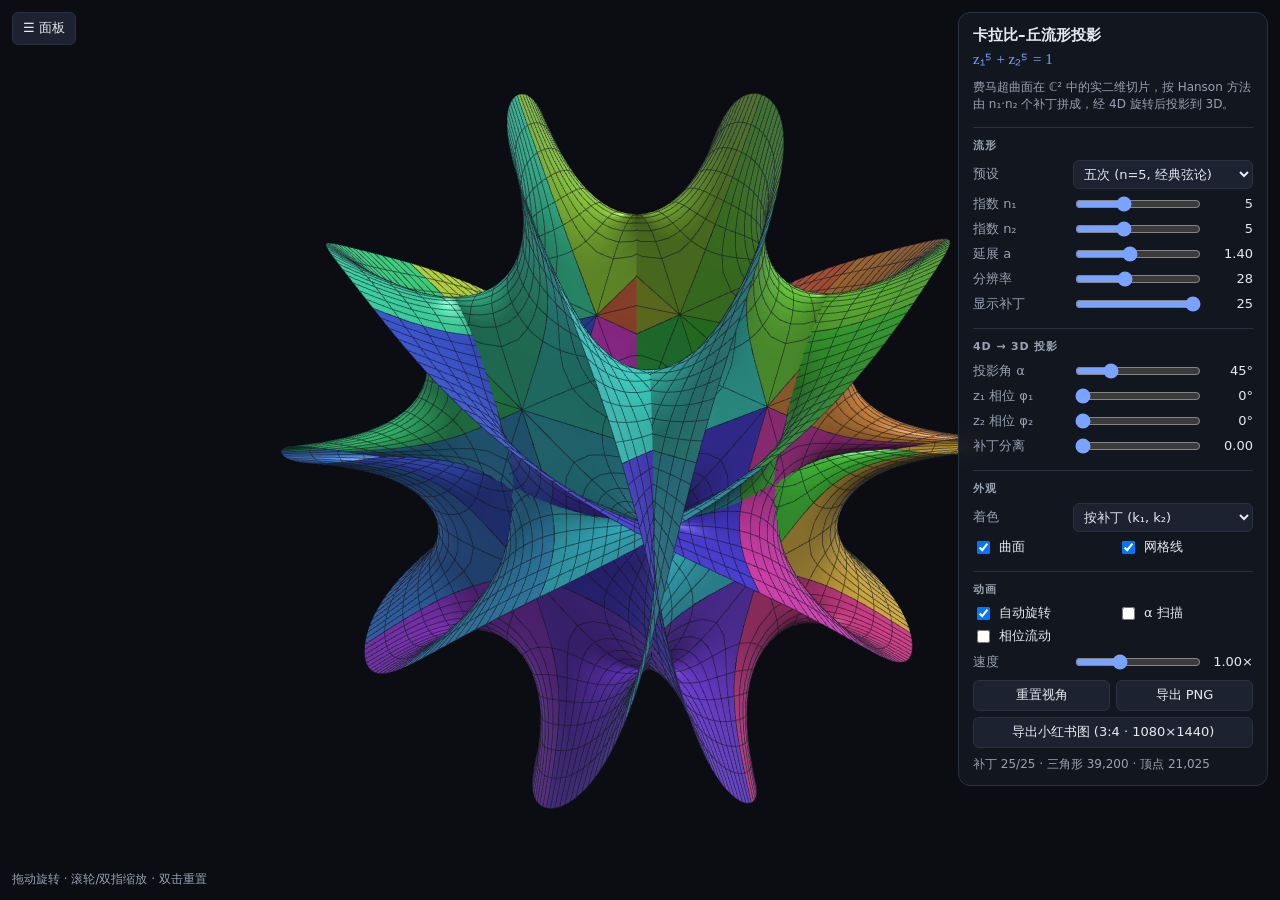
<file: calabi-yau/index.html>
<!doctype html>
<html lang="zh-CN">
<head>
<meta charset="utf-8">
<meta name="viewport" content="width=device-width,initial-scale=1">
<title>卡拉比–丘投影模型</title>
<meta name="description" content="可调参数的卡拉比–丘流形 4D→3D 投影交互模型，单文件 WebGL，手机可玩。">
<meta name="theme-color" content="#0b0d12">
<style>
:root{--bg:#0b0d12;--panel:rgba(20,24,33,.92);--fg:#e6e9ef;--muted:#98a2b3;--accent:#7aa2ff;--line:#2a3140}
*{box-sizing:border-box}
html,body{margin:0;height:100%;background:var(--bg);color:var(--fg);font:13px/1.45 system-ui,-apple-system,"PingFang SC","Microsoft YaHei",sans-serif;overflow:hidden}
#gl{position:fixed;inset:0;width:100%;height:100%;display:block;touch-action:none;cursor:grab}
#gl:active{cursor:grabbing}
#panel{position:fixed;top:12px;right:12px;width:310px;max-height:calc(100% - 24px);overflow:auto;background:var(--panel);border:1px solid var(--line);border-radius:12px;padding:12px 14px;backdrop-filter:blur(8px)}
#panel.hidden{display:none}
h1{font-size:15px;margin:0 0 2px}
.eq{font-family:"Cambria Math","STIX Two Math",serif;font-size:15px;color:var(--accent);margin:2px 0 8px}
h2{font-size:11px;letter-spacing:.08em;text-transform:uppercase;color:var(--muted);margin:14px 0 6px;border-top:1px solid var(--line);padding-top:10px}
.row{display:grid;grid-template-columns:92px 1fr 46px;align-items:center;gap:8px;margin:5px 0}
.row label{color:var(--muted)}
.row output{text-align:right;font-variant-numeric:tabular-nums}
input[type=range]{width:100%;accent-color:var(--accent)}
select,button{width:100%;background:#1c2230;color:var(--fg);border:1px solid var(--line);border-radius:6px;padding:5px 6px;font:inherit}
button{cursor:pointer}button:hover{border-color:var(--accent)}
.checks{display:grid;grid-template-columns:1fr 1fr;gap:4px 10px;margin:6px 0}
.checks label{display:flex;gap:6px;align-items:center;color:var(--fg)}
.btns{display:grid;grid-template-columns:1fr 1fr;gap:6px;margin-top:8px}
.stats{color:var(--muted);font-size:12px;margin-top:8px}
.note{color:var(--muted);font-size:12px}
#toggle{position:fixed;top:12px;left:12px;width:auto;padding:6px 10px;z-index:2}
#legend{position:fixed;left:12px;bottom:12px;color:var(--muted);font-size:12px;pointer-events:none}
@media (max-width:640px){#panel{left:12px;right:12px;width:auto;top:auto;bottom:12px;max-height:55%}#legend{display:none}}
</style>
</head>
<body>
<canvas id="gl"></canvas>
<button id="toggle">☰ 面板</button>
<div id="panel">
  <h1>卡拉比–丘流形投影</h1>
  <div class="eq" id="eq">z₁⁵ + z₂⁵ = 1</div>
  <div class="note">费马超曲面在 ℂ² 中的实二维切片，按 Hanson 方法由 n₁·n₂ 个补丁拼成，经 4D 旋转后投影到 3D。</div>

  <h2>流形</h2>
  <div class="row"><label>预设</label>
    <select id="preset" style="grid-column:2/4">
      <option value="5,5">五次 (n=5, 经典弦论)</option>
      <option value="4,4">四次 (K3 切片)</option>
      <option value="3,3">三次 (环面)</option>
      <option value="2,2">二次</option>
      <option value="3,5">混合 (3, 5)</option>
      <option value="6,6">六次</option>
      <option value="" selected>自定义</option>
    </select></div>
  <div class="row"><label>指数 n₁</label><input id="n1" type="range" min="2" max="10" step="1" value="5"><output></output></div>
  <div class="row"><label>指数 n₂</label><input id="n2" type="range" min="2" max="10" step="1" value="5"><output></output></div>
  <div class="row"><label>延展 a</label><input id="a" type="range" min="0.2" max="3" step="0.05" value="1.4"><output></output></div>
  <div class="row"><label>分辨率</label><input id="res" type="range" min="6" max="64" step="1" value="28"><output></output></div>
  <div class="row"><label>显示补丁</label><input id="vis" type="range" min="1" max="25" step="1" value="25"><output></output></div>

  <h2>4D → 3D 投影</h2>
  <div class="row"><label>投影角 α</label><input id="alpha" type="range" min="0" max="180" step="0.5" value="45"><output></output></div>
  <div class="row"><label>z₁ 相位 φ₁</label><input id="phi1" type="range" min="0" max="360" step="1" value="0"><output></output></div>
  <div class="row"><label>z₂ 相位 φ₂</label><input id="phi2" type="range" min="0" max="360" step="1" value="0"><output></output></div>
  <div class="row"><label>补丁分离</label><input id="explode" type="range" min="0" max="1.5" step="0.01" value="0"><output></output></div>

  <h2>外观</h2>
  <div class="row"><label>着色</label>
    <select id="mode" style="grid-column:2/4">
      <option value="0">按补丁 (k₁, k₂)</option>
      <option value="1">隐藏第四维坐标</option>
      <option value="2">z₁ 的辐角</option>
      <option value="3">参数网格棋盘</option>
    </select></div>
  <div class="checks">
    <label><input id="surf" type="checkbox" checked>曲面</label>
    <label><input id="wire" type="checkbox" checked>网格线</label>
  </div>

  <h2>动画</h2>
  <div class="checks">
    <label><input id="spin" type="checkbox" checked>自动旋转</label>
    <label><input id="animA" type="checkbox">α 扫描</label>
    <label><input id="animP" type="checkbox">相位流动</label>
  </div>
  <div class="row"><label>速度</label><input id="speed" type="range" min="0" max="3" step="0.05" value="1"><output></output></div>

  <div class="btns">
    <button id="reset">重置视角</button>
    <button id="png">导出 PNG</button>
    <button id="xhs" style="grid-column:1/3">导出小红书图 (3:4 · 1080×1440)</button>
  </div>
  <div class="stats" id="stats"></div>
</div>
<div id="legend">拖动旋转 · 滚轮/双指缩放 · 双击重置</div>

<script>
"use strict";
const $ = id => document.getElementById(id);
const canvas = $("gl");
const gl = canvas.getContext("webgl2", {antialias: true, preserveDrawingBuffer: true});
if (!gl) { document.body.innerHTML = "<p style='padding:20px'>此浏览器不支持 WebGL2。</p>"; throw new Error("no webgl2"); }

// ---------- shaders ----------
const VS = `#version 300 es
in vec4 aP; in vec4 aTu; in vec4 aTv; in vec4 aC; in vec4 aInfo;
uniform mat4 uProj, uView;
uniform float uAlpha, uPhi1, uPhi2, uExplode, uScale;
out vec3 vN; out vec3 vPos; out float vW; out vec2 vZ1; out vec2 vUV;
flat out float vPatch;
// 4D 旋转 (z1、z2 各自相位) + 将 (Im z1, Im z2) 平面旋转 α，保留前三个分量
vec4 rot(vec4 p){
  float c1=cos(uPhi1), s1=sin(uPhi1), c2=cos(uPhi2), s2=sin(uPhi2);
  vec2 a=vec2(c1*p.x-s1*p.y, s1*p.x+c1*p.y);
  vec2 b=vec2(c2*p.z-s2*p.w, s2*p.z+c2*p.w);
  float ca=cos(uAlpha), sa=sin(uAlpha);
  return vec4(a.x, b.x, ca*a.y+sa*b.y, -sa*a.y+ca*b.y);
}
void main(){
  vec4 q=rot(aP);
  vec3 pos=(q.xyz + uExplode*rot(aC).xyz)*uScale;
  vec3 n=cross(rot(aTu).xyz, rot(aTv).xyz);
  vec4 vp=uView*vec4(pos,1.0);
  vPos=vp.xyz; vN=mat3(uView)*n; vW=q.w*uScale;
  vZ1=aP.xy; vUV=aInfo.zw; vPatch=aInfo.x;
  gl_Position=uProj*vp;
}`;
const FS = `#version 300 es
precision highp float;
in vec3 vN; in vec3 vPos; in float vW; in vec2 vZ1; in vec2 vUV;
flat in float vPatch;
uniform int uMode, uLine; uniform float uVisible, uPatches; uniform vec4 uLineCol;
out vec4 o;
vec3 hue(float h){ vec3 k=clamp(abs(mod(h*6.0+vec3(0,4,2),6.0)-3.0)-1.0,0.0,1.0); return k; }
vec3 pal(float h){ return mix(vec3(0.55), hue(h), 0.62)*0.95; }
void main(){
  if(vPatch > uVisible-0.5) discard;
  if(uLine==1){ o=uLineCol; return; }
  vec3 base;
  if(uMode==0) base=pal(vPatch/uPatches);
  else if(uMode==1){ float t=tanh(vW*2.2);
    base = t<0.0 ? mix(vec3(0.82),vec3(0.20,0.42,0.90),-t) : mix(vec3(0.82),vec3(0.92,0.45,0.18),t); }
  else if(uMode==2) base=pal(atan(vZ1.y,vZ1.x)/6.2831853+0.5);
  else { float c=mod(floor(vUV.x*10.0)+floor(vUV.y*10.0),2.0); base=pal(vPatch/uPatches)*(0.62+0.38*c); }
  vec3 n=normalize(vN + 1e-9); vec3 v=normalize(-vPos);
  if(dot(n,v)<0.0) n=-n;
  vec3 L1=normalize(vec3(0.5,0.75,0.6)), L2=normalize(vec3(-0.7,-0.2,0.4));
  float d1=max(dot(n,L1),0.0), d2=max(dot(n,L2),0.0);
  float sp=pow(max(dot(n,normalize(L1+v)),0.0),48.0);
  float rim=pow(1.0-max(dot(n,v),0.0),3.0);
  vec3 c=base*(0.20+0.78*d1+0.28*d2)+0.32*sp+0.22*rim*vec3(0.6,0.72,1.0);
  o=vec4(pow(c,vec3(0.92)),1.0);
}`;
function compile(type, src){ const s=gl.createShader(type); gl.shaderSource(s,src); gl.compileShader(s);
  if(!gl.getShaderParameter(s,gl.COMPILE_STATUS)) throw new Error(gl.getShaderInfoLog(s)); return s; }
const prog=gl.createProgram();
gl.attachShader(prog,compile(gl.VERTEX_SHADER,VS)); gl.attachShader(prog,compile(gl.FRAGMENT_SHADER,FS));
gl.linkProgram(prog); if(!gl.getProgramParameter(prog,gl.LINK_STATUS)) throw new Error(gl.getProgramInfoLog(prog));
gl.useProgram(prog);
const U={}; for(const n of ["uProj","uView","uAlpha","uPhi1","uPhi2","uExplode","uScale","uMode","uLine","uVisible","uPatches","uLineCol"]) U[n]=gl.getUniformLocation(prog,n);

// ---------- geometry: z1^n1 + z2^n2 = 1 ----------
// z1 = e^{2πi k1/n1} cos(ξ)^{2/n1},  z2 = e^{2πi k2/n2} sin(ξ)^{2/n2},  ξ = x + iy,  x∈[0,π/2], y∈[-a,a]
function cpow(re, im, p){ const r=Math.hypot(re,im); if(r<1e-14) return [0,0];
  const t=Math.atan2(im,re)*p, R=Math.pow(r,p); return [R*Math.cos(t), R*Math.sin(t)]; }

const vao=gl.createVertexArray(); gl.bindVertexArray(vao);
const bufs={}; ["aP","aTu","aTv","aC","aInfo"].forEach(name=>{
  const b=gl.createBuffer(), loc=gl.getAttribLocation(prog,name);
  gl.bindBuffer(gl.ARRAY_BUFFER,b); gl.enableVertexAttribArray(loc); gl.vertexAttribPointer(loc,4,gl.FLOAT,false,0,0); bufs[name]=b; });
const triBuf=gl.createBuffer(), lineBuf=gl.createBuffer();
let triCount=0, lineCount=0, fitScale=1, patches=25;

function build(n1, n2, a, N){
  const W=N+1, V=W*W; patches=n1*n2;
  // 基础补丁 (k1=k2=0)
  const B=new Float64Array(V*4);
  for(let j=0;j<W;j++) for(let i=0;i<W;i++){
    const x=Math.PI/2*i/N, y=-a+2*a*j/N, ch=Math.cosh(y), sh=Math.sinh(y), cx=Math.cos(x), sx=Math.sin(x);
    const z1=cpow(cx*ch, -sx*sh, 2/n1), z2=cpow(sx*ch, cx*sh, 2/n2), k=(j*W+i)*4;
    B[k]=z1[0]; B[k+1]=z1[1]; B[k+2]=z2[0]; B[k+3]=z2[1];
  }
  const Tu=new Float64Array(V*4), Tv=new Float64Array(V*4), cen=[0,0,0,0];
  let maxR=0;
  for(let j=0;j<W;j++) for(let i=0;i<W;i++){
    const k=(j*W+i)*4, iu0=Math.max(i-1,0), iu1=Math.min(i+1,N), jv0=Math.max(j-1,0), jv1=Math.min(j+1,N);
    for(let c=0;c<4;c++){
      Tu[k+c]=B[(j*W+iu1)*4+c]-B[(j*W+iu0)*4+c];
      Tv[k+c]=B[(jv1*W+i)*4+c]-B[(jv0*W+i)*4+c];
      cen[c]+=B[k+c]/V;
    }
    maxR=Math.max(maxR, Math.hypot(B[k],B[k+1],B[k+2],B[k+3]));
  }
  fitScale=1/maxR;
  const P=new Float32Array(patches*V*4), TU=new Float32Array(patches*V*4), TV=new Float32Array(patches*V*4),
        C=new Float32Array(patches*V*4), I=new Float32Array(patches*V*4);
  // 乘以单位根: 线性变换，切向量同样旋转
  const mul=(src,o,r1,r2,dst,d)=>{ dst[d]=src[o]*r1[0]-src[o+1]*r1[1]; dst[d+1]=src[o]*r1[1]+src[o+1]*r1[0];
    dst[d+2]=src[o+2]*r2[0]-src[o+3]*r2[1]; dst[d+3]=src[o+2]*r2[1]+src[o+3]*r2[0]; };
  for(let k1=0;k1<n1;k1++) for(let k2=0;k2<n2;k2++){
    const p=k1*n2+k2, r1=[Math.cos(2*Math.PI*k1/n1),Math.sin(2*Math.PI*k1/n1)], r2=[Math.cos(2*Math.PI*k2/n2),Math.sin(2*Math.PI*k2/n2)];
    const cc=new Float32Array(4); mul(cen,0,r1,r2,cc,0);
    for(let v=0;v<V;v++){
      const d=(p*V+v)*4, s=v*4;
      mul(B,s,r1,r2,P,d); mul(Tu,s,r1,r2,TU,d); mul(Tv,s,r1,r2,TV,d);
      C.set(cc,d); I[d]=p; I[d+2]=(v%W)/N; I[d+3]=Math.floor(v/W)/N;
    }
  }
  const up=(name,data)=>{ gl.bindBuffer(gl.ARRAY_BUFFER,bufs[name]); gl.bufferData(gl.ARRAY_BUFFER,data,gl.STATIC_DRAW); };
  up("aP",P); up("aTu",TU); up("aTv",TV); up("aC",C); up("aInfo",I);

  const tri=new Uint32Array(patches*N*N*6); let t=0;
  const stride=Math.max(1,Math.round(N/14)), gl_=[];
  for(let p=0;p<patches;p++){
    const o=p*V;
    for(let j=0;j<N;j++) for(let i=0;i<N;i++){
      const a0=o+j*W+i, b0=a0+1, c0=a0+W, d0=c0+1;
      tri[t++]=a0; tri[t++]=b0; tri[t++]=c0; tri[t++]=b0; tri[t++]=d0; tri[t++]=c0;
    }
    for(let j=0;j<=N;j++) if(j%stride===0||j===N) for(let i=0;i<N;i++) gl_.push(o+j*W+i,o+j*W+i+1);
    for(let i=0;i<=N;i++) if(i%stride===0||i===N) for(let j=0;j<N;j++) gl_.push(o+j*W+i,o+(j+1)*W+i);
  }
  gl.bindBuffer(gl.ELEMENT_ARRAY_BUFFER,triBuf); gl.bufferData(gl.ELEMENT_ARRAY_BUFFER,tri,gl.STATIC_DRAW); triCount=t;
  gl.bindBuffer(gl.ELEMENT_ARRAY_BUFFER,lineBuf); gl.bufferData(gl.ELEMENT_ARRAY_BUFFER,new Uint32Array(gl_),gl.STATIC_DRAW); lineCount=gl_.length;
}

// ---------- matrices (column-major) ----------
function persp(fov,asp,n,f){ const t=1/Math.tan(fov/2); return [t/asp,0,0,0, 0,t,0,0, 0,0,(f+n)/(n-f),-1, 0,0,2*f*n/(n-f),0]; }
function mul4(a,b){ const r=new Array(16); for(let c=0;c<4;c++) for(let rI=0;rI<4;rI++){ let s=0; for(let k=0;k<4;k++) s+=a[k*4+rI]*b[c*4+k]; r[c*4+rI]=s; } return r; }
const rx=t=>[1,0,0,0, 0,Math.cos(t),Math.sin(t),0, 0,-Math.sin(t),Math.cos(t),0, 0,0,0,1];
const ry=t=>[Math.cos(t),0,-Math.sin(t),0, 0,1,0,0, Math.sin(t),0,Math.cos(t),0, 0,0,0,1];
const tr=(x,y,z)=>[1,0,0,0, 0,1,0,0, 0,0,1,0, x,y,z,1];

// ---------- UI ----------
const S={}; const ctrls=["n1","n2","a","res","vis","alpha","phi1","phi2","explode","speed"];
const fmt={alpha:v=>v.toFixed(0)+"°",phi1:v=>v.toFixed(0)+"°",phi2:v=>v.toFixed(0)+"°",a:v=>v.toFixed(2),explode:v=>v.toFixed(2),speed:v=>v.toFixed(2)+"×"};
const sup=n=>String(n).split("").map(d=>"⁰¹²³⁴⁵⁶⁷⁸⁹"[d]).join("");
let dirty=true;
function read(id){ const el=$(id); S[id]=parseFloat(el.value); el.nextElementSibling.value=(fmt[id]||String)(S[id]); }
function updateStats(){
  $("eq").textContent=`z₁${sup(S.n1)} + z₂${sup(S.n2)} = 1`;
  $("stats").textContent=`补丁 ${Math.min(S.vis,patches)}/${patches} · 三角形 ${(triCount/3).toLocaleString()} · 顶点 ${(patches*(S.res+1)**2).toLocaleString()}`;
}
function syncVisMax(){ const v=$("vis"), max=S.n1*S.n2, full=+v.value>=+v.max; v.max=max; if(full||+v.value>max) v.value=max; read("vis"); }
ctrls.forEach(id=>{ read(id); $(id).addEventListener("input",()=>{
  read(id);
  if(id==="n1"||id==="n2"){ $("preset").value=""; syncVisMax(); }
  if(["n1","n2","a","res"].includes(id)) dirty=true;
  updateStats();
}); });
$("preset").addEventListener("change",e=>{ if(!e.target.value) return; const [a,b]=e.target.value.split(",");
  $("n1").value=a; $("n2").value=b; read("n1"); read("n2"); $("vis").value=99; syncVisMax(); dirty=true; updateStats(); });
$("preset").value="5,5";
if(matchMedia("(max-width:640px)").matches) $("panel").classList.add("hidden");
$("toggle").onclick=()=>$("panel").classList.toggle("hidden");

let yaw=0.6, pitch=0.35, dist=3.2;
function resetView(){ yaw=0.6; pitch=0.35; dist=3.2; }
$("reset").onclick=resetView;
canvas.addEventListener("dblclick",resetView);
const save=(url,name)=>{ const l=document.createElement("a"); l.download=name; l.href=url; l.click(); };
$("png").onclick=()=>save(canvas.toDataURL("image/png"),`calabi-yau-${S.n1}-${S.n2}.png`);
let exportSize=null;
$("xhs").onclick=()=>{ exportSize=[1080,1440]; };

const ptrs=new Map(); let pinch0=0;
canvas.addEventListener("pointerdown",e=>{ canvas.setPointerCapture(e.pointerId); ptrs.set(e.pointerId,{x:e.clientX,y:e.clientY}); });
canvas.addEventListener("pointermove",e=>{
  if(!ptrs.has(e.pointerId)) return; const p=ptrs.get(e.pointerId);
  if(ptrs.size===1){ yaw+=(e.clientX-p.x)*0.008; pitch=Math.max(-1.5,Math.min(1.5,pitch+(e.clientY-p.y)*0.008)); }
  ptrs.set(e.pointerId,{x:e.clientX,y:e.clientY});
  if(ptrs.size===2){ const [a,b]=[...ptrs.values()], d=Math.hypot(a.x-b.x,a.y-b.y);
    if(pinch0) dist=Math.max(1.2,Math.min(12,dist*pinch0/d)); pinch0=d; }
});
const up=e=>{ ptrs.delete(e.pointerId); pinch0=0; };
canvas.addEventListener("pointerup",up); canvas.addEventListener("pointercancel",up);
canvas.addEventListener("wheel",e=>{ e.preventDefault(); dist=Math.max(1.2,Math.min(12,dist*Math.exp(e.deltaY*0.001))); },{passive:false});

// ---------- render loop ----------
gl.enable(gl.DEPTH_TEST); gl.enable(gl.BLEND); gl.blendFunc(gl.SRC_ALPHA,gl.ONE_MINUS_SRC_ALPHA);
let last=performance.now();
function frame(now){
  const dt=Math.min(0.05,(now-last)/1000); last=now;
  if(dirty){ build(S.n1,S.n2,S.a,S.res); dirty=false; syncVisMax(); updateStats(); }
  const sp=S.speed;
  if($("spin").checked) yaw+=dt*0.25*sp;
  if($("animA").checked){ const el=$("alpha"); el.value=((+el.value+dt*20*sp)%180).toFixed(1); read("alpha"); }
  if($("animP").checked){ const a=$("phi1"), b=$("phi2");
    a.value=((+a.value+dt*24*sp)%360).toFixed(0); b.value=((+b.value-dt*24*sp+360)%360).toFixed(0); read("phi1"); read("phi2"); }

  const dpr=Math.min(window.devicePixelRatio||1,2), ex=exportSize;
  const w=ex?ex[0]:Math.round(canvas.clientWidth*dpr), h=ex?ex[1]:Math.round(canvas.clientHeight*dpr);
  if(canvas.width!==w||canvas.height!==h){ canvas.width=w; canvas.height=h; }
  gl.viewport(0,0,w,h); gl.clearColor(0.043,0.051,0.071,1); gl.clear(gl.COLOR_BUFFER_BIT|gl.DEPTH_BUFFER_BIT);

  const view=mul4(tr(0,0,-dist),mul4(rx(pitch),mul4(ry(yaw),rx(-Math.PI/2))));
  const asp=w/h, fovY=2*Math.atan(Math.tan(0.375)/Math.min(asp,1)); // 竖屏时保证横向也能完整显示
  gl.uniformMatrix4fv(U.uProj,false,persp(fovY,asp,0.05,100));
  gl.uniformMatrix4fv(U.uView,false,view);
  const D=Math.PI/180;
  gl.uniform1f(U.uAlpha,S.alpha*D); gl.uniform1f(U.uPhi1,S.phi1*D); gl.uniform1f(U.uPhi2,S.phi2*D);
  gl.uniform1f(U.uExplode,S.explode); gl.uniform1f(U.uScale,fitScale/(1+0.6*S.explode));
  gl.uniform1i(U.uMode,+$("mode").value); gl.uniform1f(U.uVisible,S.vis); gl.uniform1f(U.uPatches,patches);

  if($("surf").checked){
    gl.enable(gl.POLYGON_OFFSET_FILL); gl.polygonOffset(1,1);
    gl.uniform1i(U.uLine,0); gl.bindBuffer(gl.ELEMENT_ARRAY_BUFFER,triBuf); gl.drawElements(gl.TRIANGLES,triCount,gl.UNSIGNED_INT,0);
    gl.disable(gl.POLYGON_OFFSET_FILL);
  }
  if($("wire").checked){
    gl.uniform4fv(U.uLineCol,$("surf").checked?[0.04,0.05,0.08,0.55]:[0.55,0.68,1.0,0.7]); gl.uniform1i(U.uLine,1); gl.bindBuffer(gl.ELEMENT_ARRAY_BUFFER,lineBuf); gl.drawElements(gl.LINES,lineCount,gl.UNSIGNED_INT,0);
  }
  if(ex){ save(canvas.toDataURL("image/png"),`calabi-yau-xhs-${S.n1}-${S.n2}.png`); exportSize=null; }
  requestAnimationFrame(frame);
}
requestAnimationFrame(frame);
</script>
</body>
</html>
</file>
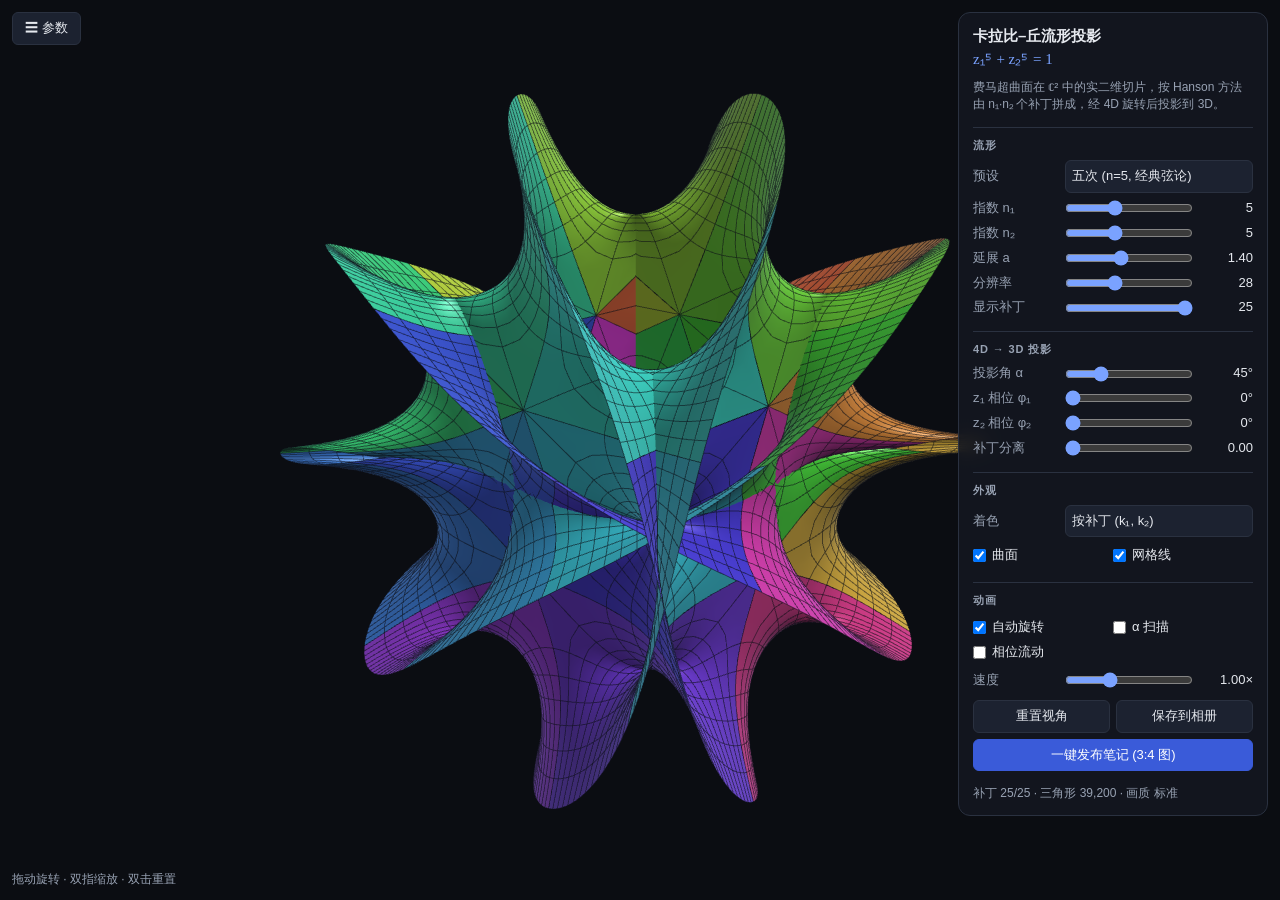
<file: calabi-yau/minitool/index.html>
<!DOCTYPE html>
<html lang="zh-CN">
<head>
  <meta charset="UTF-8" />
  <meta name="viewport"
        content="width=device-width, initial-scale=1.0, maximum-scale=1.0, user-scalable=no, viewport-fit=cover" />
  <title>卡拉比–丘投影模型</title>
  <link rel="stylesheet" href="./style.css" />
</head>
<body>
  <canvas id="gl"></canvas>

  <div id="fallback" class="fallback hidden">
    <img src="./fallback.webp" alt="卡拉比–丘流形静态预览" />
    <p id="fallbackMsg">当前设备无法运行 3D 渲染，已显示静态预览。</p>
  </div>

  <button id="toggle" class="toggle touchable" type="button">☰ 参数</button>

  <div id="panel" class="panel">
    <h1>卡拉比–丘流形投影</h1>
    <div class="eq" id="eq">z₁⁵ + z₂⁵ = 1</div>
    <p class="note">费马超曲面在 ℂ² 中的实二维切片，按 Hanson 方法由 n₁·n₂ 个补丁拼成，经 4D 旋转后投影到 3D。</p>

    <h2>流形</h2>
    <div class="row"><label for="preset">预设</label>
      <select id="preset" class="wide">
        <option value="5,5">五次 (n=5, 经典弦论)</option>
        <option value="4,4">四次 (K3 切片)</option>
        <option value="3,3">三次 (环面)</option>
        <option value="2,2">二次</option>
        <option value="3,5">混合 (3, 5)</option>
        <option value="6,6">六次</option>
        <option value="">自定义</option>
      </select></div>
    <div class="row"><label for="n1">指数 n₁</label><input id="n1" type="range" min="2" max="10" step="1" value="5"><output></output></div>
    <div class="row"><label for="n2">指数 n₂</label><input id="n2" type="range" min="2" max="10" step="1" value="5"><output></output></div>
    <div class="row"><label for="a">延展 a</label><input id="a" type="range" min="0.2" max="3" step="0.05" value="1.4"><output></output></div>
    <div class="row"><label for="res">分辨率</label><input id="res" type="range" min="6" max="64" step="1" value="28"><output></output></div>
    <div class="row"><label for="vis">显示补丁</label><input id="vis" type="range" min="1" max="25" step="1" value="25"><output></output></div>

    <h2>4D → 3D 投影</h2>
    <div class="row"><label for="alpha">投影角 α</label><input id="alpha" type="range" min="0" max="180" step="0.5" value="45"><output></output></div>
    <div class="row"><label for="phi1">z₁ 相位 φ₁</label><input id="phi1" type="range" min="0" max="360" step="1" value="0"><output></output></div>
    <div class="row"><label for="phi2">z₂ 相位 φ₂</label><input id="phi2" type="range" min="0" max="360" step="1" value="0"><output></output></div>
    <div class="row"><label for="explode">补丁分离</label><input id="explode" type="range" min="0" max="1.5" step="0.01" value="0"><output></output></div>

    <h2>外观</h2>
    <div class="row"><label for="mode">着色</label>
      <select id="mode" class="wide">
        <option value="0">按补丁 (k₁, k₂)</option>
        <option value="1">隐藏第四维坐标</option>
        <option value="2">z₁ 的辐角</option>
        <option value="3">参数网格棋盘</option>
      </select></div>
    <div class="checks">
      <label><input id="surf" type="checkbox" checked>曲面</label>
      <label><input id="wire" type="checkbox" checked>网格线</label>
    </div>

    <h2>动画</h2>
    <div class="checks">
      <label><input id="spin" type="checkbox" checked>自动旋转</label>
      <label><input id="animA" type="checkbox">α 扫描</label>
      <label><input id="animP" type="checkbox">相位流动</label>
    </div>
    <div class="row"><label for="speed">速度</label><input id="speed" type="range" min="0" max="3" step="0.05" value="1"><output></output></div>

    <div class="btns">
      <button id="reset" class="touchable" type="button">重置视角</button>
      <button id="save" class="touchable" type="button">保存到相册</button>
      <button id="post" class="touchable primary full" type="button">一键发布笔记 (3:4 图)</button>
    </div>
    <div class="stats" id="stats"></div>
  </div>

  <div id="legend" class="legend">拖动旋转 · 双指缩放 · 双击重置</div>
  <div id="toast" class="toast hidden"></div>

  <div id="preview" class="modal hidden">
    <div class="modal-box">
      <img id="previewImg" alt="导出预览" />
      <p id="previewMsg"></p>
      <button id="previewClose" class="touchable" type="button">关闭</button>
    </div>
  </div>

  <script src="./main.js"></script>
</body>
</html>
</file>
<file: calabi-yau/minitool/style.css>
/* 基线层：Chrome 61 可用；增强层用 @supports 启用 */
*, *::before, *::after { box-sizing: border-box; margin: 0; padding: 0; }
html, body { height: 100%; }
html { touch-action: manipulation; }
body {
  background: #0b0d12;
  color: #e6e9ef;
  font: 13px/1.45 -apple-system, BlinkMacSystemFont, "Segoe UI", "PingFang SC", "Hiragino Sans GB", "Microsoft YaHei", sans-serif;
  overflow: hidden;
  -webkit-font-smoothing: antialiased;
  -webkit-tap-highlight-color: transparent;
  -webkit-touch-callout: none;
  -webkit-user-select: none;
  user-select: none;
}
.hidden { display: none !important; }
.touchable:active { opacity: 0.7; }

#gl {
  position: fixed; top: 0; left: 0;
  width: 100%; height: 100%;
  display: block;
  touch-action: none;
}

.toggle {
  position: fixed; z-index: 3;
  left: 12px;
  top: 12px;
  top: calc(12px + var(--safe-area-inset-top, env(safe-area-inset-top, 0px)));
  padding: 6px 12px;
}

.panel {
  position: fixed; z-index: 2;
  top: 12px; right: 12px;
  width: 310px;
  max-height: calc(100% - 24px);
  overflow-y: auto;
  -webkit-overflow-scrolling: touch;
  overscroll-behavior-y: contain;
  background: rgba(20, 24, 33, 0.96);
  border: 1px solid #2a3140;
  border-radius: 12px;
  padding: 12px 14px;
}
@supports ((-webkit-backdrop-filter: blur(8px)) or (backdrop-filter: blur(8px))) {
  .panel {
    background: rgba(20, 24, 33, 0.86);
    -webkit-backdrop-filter: blur(8px);
    backdrop-filter: blur(8px);
  }
}
h1 { font-size: 15px; }
h2 {
  font-size: 11px; letter-spacing: .08em; color: #98a2b3;
  margin: 14px 0 6px; padding-top: 10px; border-top: 1px solid #2a3140;
}
.eq { font-family: "Cambria Math", "STIX Two Math", serif; font-size: 15px; color: #7aa2ff; margin: 2px 0 8px; }
.note, .stats { color: #98a2b3; font-size: 12px; }
.stats { margin-top: 8px; }

.row { display: flex; align-items: center; margin: 6px 0; }
.row label { width: 84px; flex: none; color: #98a2b3; }
.row input[type=range] { flex: 1 1 auto; min-width: 0; margin: 0 8px; }
.row output { width: 52px; flex: none; text-align: right; }
.row .wide { flex: 1 1 auto; min-width: 0; margin-left: 8px; }

select, button {
  background: #1c2230; color: #e6e9ef;
  border: 1px solid #2a3140; border-radius: 6px;
  padding: 6px; font: inherit;
  -webkit-appearance: none; appearance: none;
}
button { cursor: pointer; }
button.primary { background: #3a5bd9; border-color: #3a5bd9; color: #fff; }
button[disabled] { opacity: .5; }
input[type=range] { accent-color: #7aa2ff; }

.checks { display: flex; flex-wrap: wrap; margin: 4px 0; }
.checks label { width: 50%; display: flex; align-items: center; padding: 3px 0; }
.checks input { margin-right: 6px; }

.btns { display: flex; flex-wrap: wrap; margin-top: 10px; }
.btns button { width: calc(50% - 3px); margin-bottom: 6px; }
.btns button + button { margin-left: 6px; }
.btns button.full { width: 100%; margin-left: 0; }

.legend { position: fixed; left: 12px; bottom: 12px; color: #98a2b3; font-size: 12px; pointer-events: none; }

.toast {
  position: fixed; z-index: 5; left: 50%; top: 40%;
  -webkit-transform: translateX(-50%); transform: translateX(-50%);
  max-width: 80%; padding: 10px 16px; border-radius: 8px;
  background: rgba(0, 0, 0, 0.82); color: #fff; text-align: center;
}

.modal {
  position: fixed; z-index: 6; top: 0; left: 0; width: 100%; height: 100%;
  background: rgba(0, 0, 0, 0.75);
  display: flex; align-items: center; justify-content: center;
}
.modal-box { width: 86%; max-width: 420px; background: #141821; border-radius: 12px; padding: 14px; text-align: center; }
.modal-box img { width: 100%; max-width: 100%; border-radius: 8px; display: block; }
.modal-box p { margin: 10px 0; color: #98a2b3; }
.modal-box button { width: 100%; }

.fallback {
  position: fixed; top: 0; left: 0; width: 100%; height: 100%;
  display: flex; flex-direction: column; align-items: center; justify-content: center;
  padding: 24px; text-align: center;
}
.fallback img { width: 100%; max-width: 420px; border-radius: 12px; }
.fallback p { margin-top: 12px; color: #98a2b3; }

@media (max-width: 640px) {
  .panel {
    top: auto; left: 12px; right: 12px; width: auto;
    max-height: 55%;
    bottom: 12px;
    bottom: calc(12px + var(--safe-area-inset-bottom, env(safe-area-inset-bottom, 0px)));
  }
  .legend { display: none; }
}
</file>
